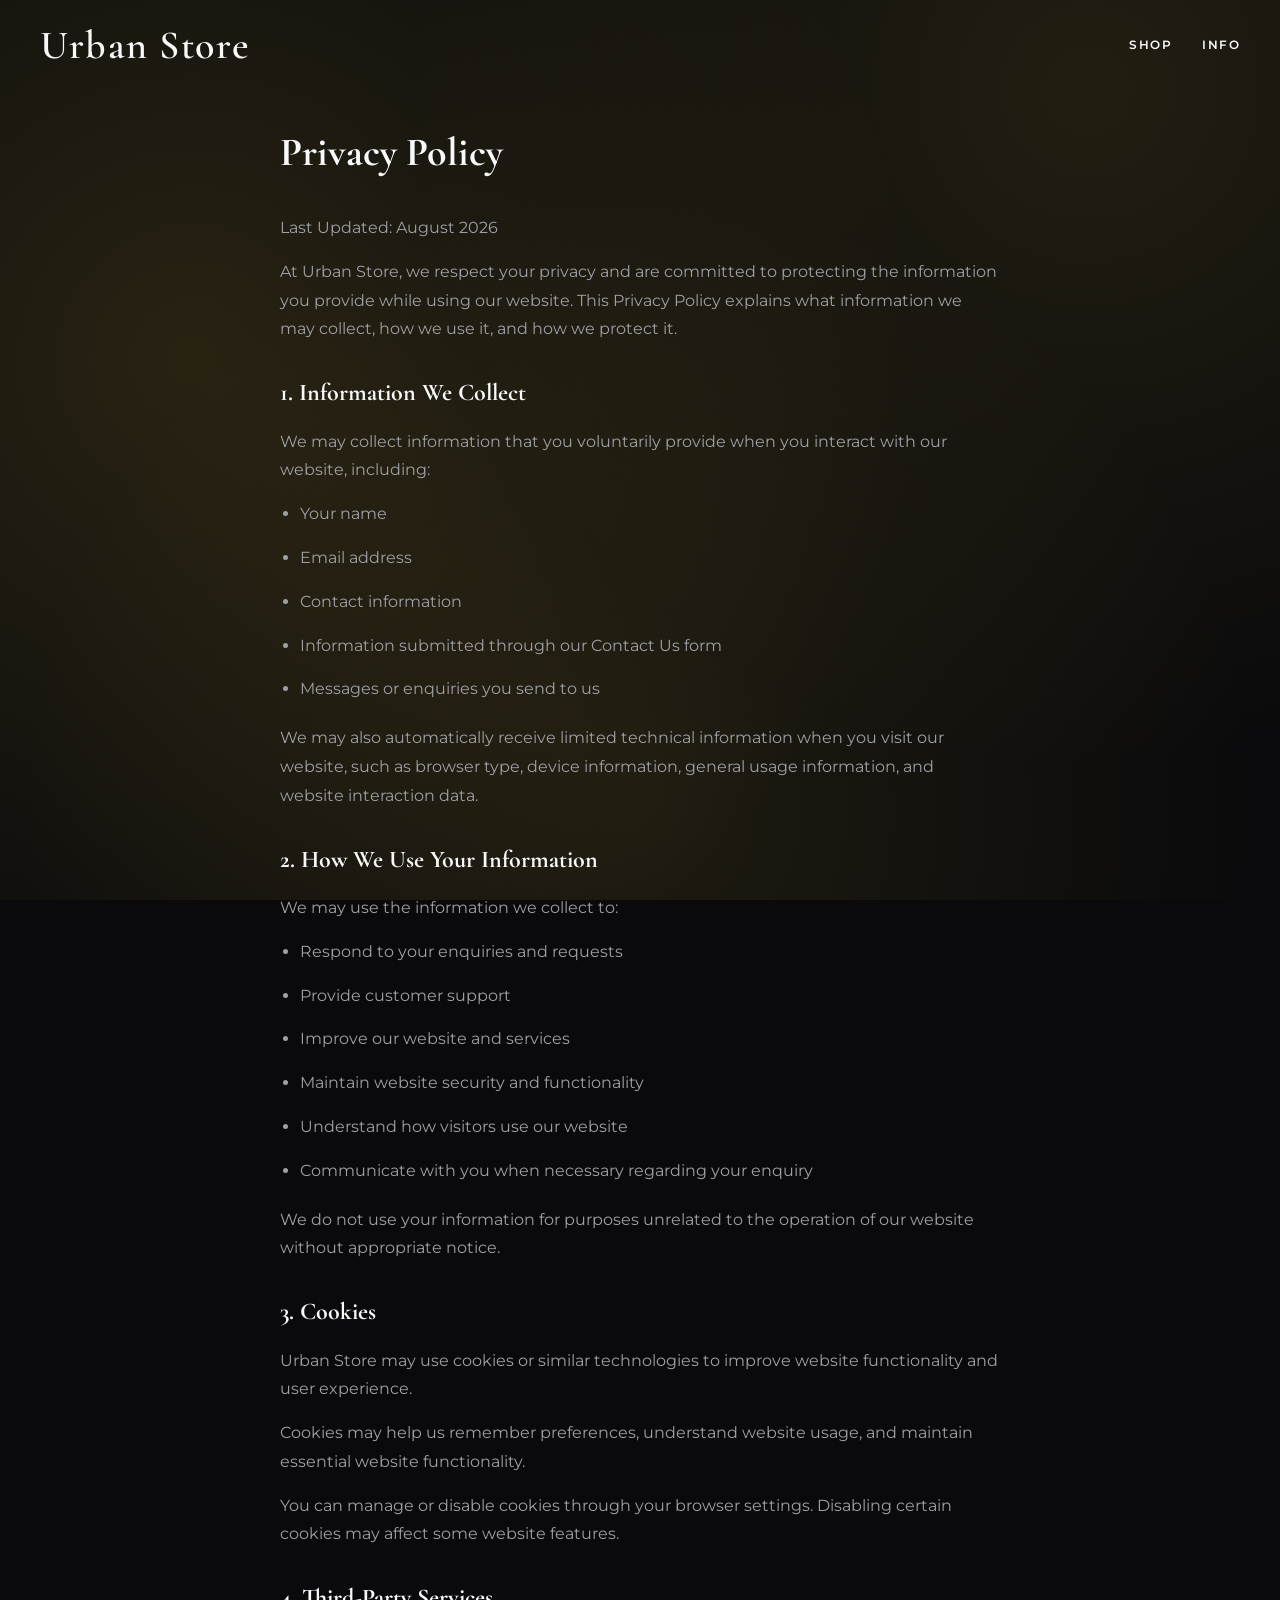
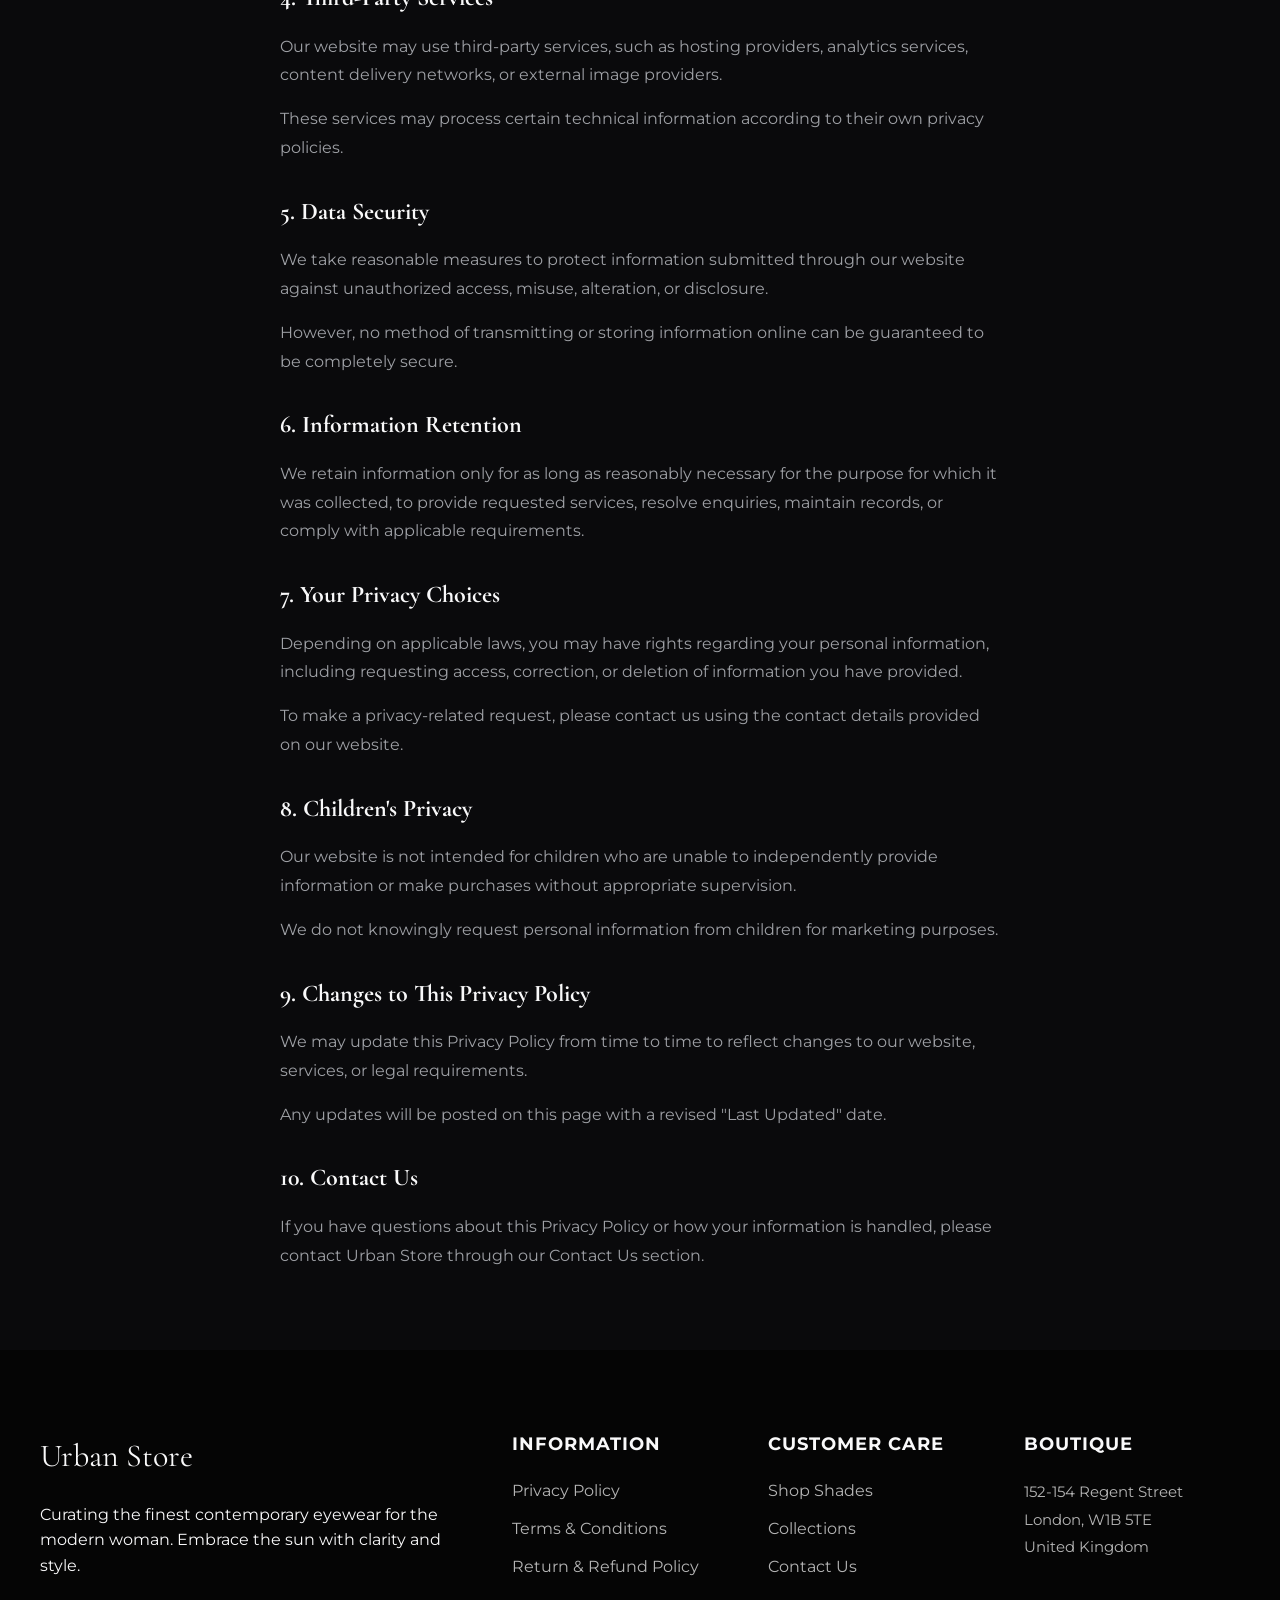
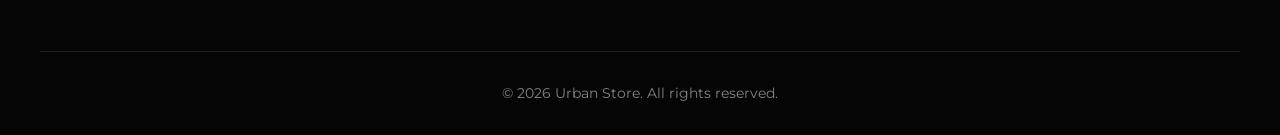
<file: privacy.html>
<!DOCTYPE html>
<html lang="en">
<head>
<meta charset="UTF-8">
<meta name="viewport" content="width=device-width, initial-scale=1.0">
<title>Privacy Policy | Urban Store</title>
<link rel="preconnect" href="https://fonts.gstatic.com" crossorigin>
<link href="https://fonts.googleapis.com/css2?family=Montserrat:wght@300;400;500;600&family=Cormorant+Garamond:ital,wght@0,400;0,500;0,600;1,400;1,500&display=swap" rel="stylesheet">
<link rel="stylesheet" href="assets/style.css">
<style>
  .legal-content { max-width: 800px; margin: 120px auto 80px; padding: 0 40px; }
  .legal-content h1 { font-family: var(--font-heading); margin-bottom: 30px; font-size: 2.5rem; }
  .legal-content h2 { font-family: var(--font-heading); margin: 30px 0 15px; font-size: 1.5rem; }
  .legal-content p, .legal-content li { color: var(--text-light); margin-bottom: 15px; line-height: 1.8; }
  .legal-content ul { padding-left: 20px; margin-bottom: 20px; }
</style>
</head>
<body>
<header class="site-header">
  <a class="logo" href="index.html">Urban Store</a>
  <nav>
    <a href="index.html#product">Shop</a>
    <a href="index.html#footer">Info</a>
  </nav>
</header>

<main class="legal-content">
  <h1>Privacy Policy</h1>
  <p>Last Updated: August 2026</p>
  
  <p>At Urban Store, we respect your privacy and are committed to protecting the information you provide while using our website. This Privacy Policy explains what information we may collect, how we use it, and how we protect it.</p>
  
  <h2>1. Information We Collect</h2>
  <p>We may collect information that you voluntarily provide when you interact with our website, including:</p>
  <ul>
    <li>Your name</li>
    <li>Email address</li>
    <li>Contact information</li>
    <li>Information submitted through our Contact Us form</li>
    <li>Messages or enquiries you send to us</li>
  </ul>
  <p>We may also automatically receive limited technical information when you visit our website, such as browser type, device information, general usage information, and website interaction data.</p>
  
  <h2>2. How We Use Your Information</h2>
  <p>We may use the information we collect to:</p>
  <ul>
    <li>Respond to your enquiries and requests</li>
    <li>Provide customer support</li>
    <li>Improve our website and services</li>
    <li>Maintain website security and functionality</li>
    <li>Understand how visitors use our website</li>
    <li>Communicate with you when necessary regarding your enquiry</li>
  </ul>
  <p>We do not use your information for purposes unrelated to the operation of our website without appropriate notice.</p>
  
  <h2>3. Cookies</h2>
  <p>Urban Store may use cookies or similar technologies to improve website functionality and user experience.</p>
  <p>Cookies may help us remember preferences, understand website usage, and maintain essential website functionality.</p>
  <p>You can manage or disable cookies through your browser settings. Disabling certain cookies may affect some website features.</p>
  
  <h2>4. Third-Party Services</h2>
  <p>Our website may use third-party services, such as hosting providers, analytics services, content delivery networks, or external image providers.</p>
  <p>These services may process certain technical information according to their own privacy policies.</p>
  
  <h2>5. Data Security</h2>
  <p>We take reasonable measures to protect information submitted through our website against unauthorized access, misuse, alteration, or disclosure.</p>
  <p>However, no method of transmitting or storing information online can be guaranteed to be completely secure.</p>
  
  <h2>6. Information Retention</h2>
  <p>We retain information only for as long as reasonably necessary for the purpose for which it was collected, to provide requested services, resolve enquiries, maintain records, or comply with applicable requirements.</p>
  
  <h2>7. Your Privacy Choices</h2>
  <p>Depending on applicable laws, you may have rights regarding your personal information, including requesting access, correction, or deletion of information you have provided.</p>
  <p>To make a privacy-related request, please contact us using the contact details provided on our website.</p>
  
  <h2>8. Children's Privacy</h2>
  <p>Our website is not intended for children who are unable to independently provide information or make purchases without appropriate supervision.</p>
  <p>We do not knowingly request personal information from children for marketing purposes.</p>
  
  <h2>9. Changes to This Privacy Policy</h2>
  <p>We may update this Privacy Policy from time to time to reflect changes to our website, services, or legal requirements.</p>
  <p>Any updates will be posted on this page with a revised "Last Updated" date.</p>
  
  <h2>10. Contact Us</h2>
  <p>If you have questions about this Privacy Policy or how your information is handled, please contact Urban Store through our Contact Us section.</p>
</main>

<footer id="footer">
  <div class="footer-grid">
    <div><div class="footer-logo">Urban Store</div><p>Curating the finest contemporary eyewear for the modern woman. Embrace the sun with clarity and style.</p></div>
    <div><h4>Information</h4><a href="privacy.html">Privacy Policy</a><a href="terms.html">Terms & Conditions</a><a href="returns.html">Return & Refund Policy</a></div>
    <div><h4>Customer Care</h4><a href="index.html#product">Shop Shades</a><a href="index.html#suggested">Collections</a><button class="footer-contact" onclick="window.location.href='index.html#footer'">Contact Us</button></div>
    <div>
      <h4>Boutique</h4>
      <p style="color: rgba(255,255,255,0.7); line-height: 1.8; margin: 0; font-size: 0.95rem;">
        152-154 Regent Street<br>
        London, W1B 5TE<br>
        United Kingdom
      </p>
    </div>
  </div>
  <div class="copyright">© 2026 Urban Store. All rights reserved.</div>
</footer>
<script src="assets/script.js"></script>
</body>
</html>
</file>
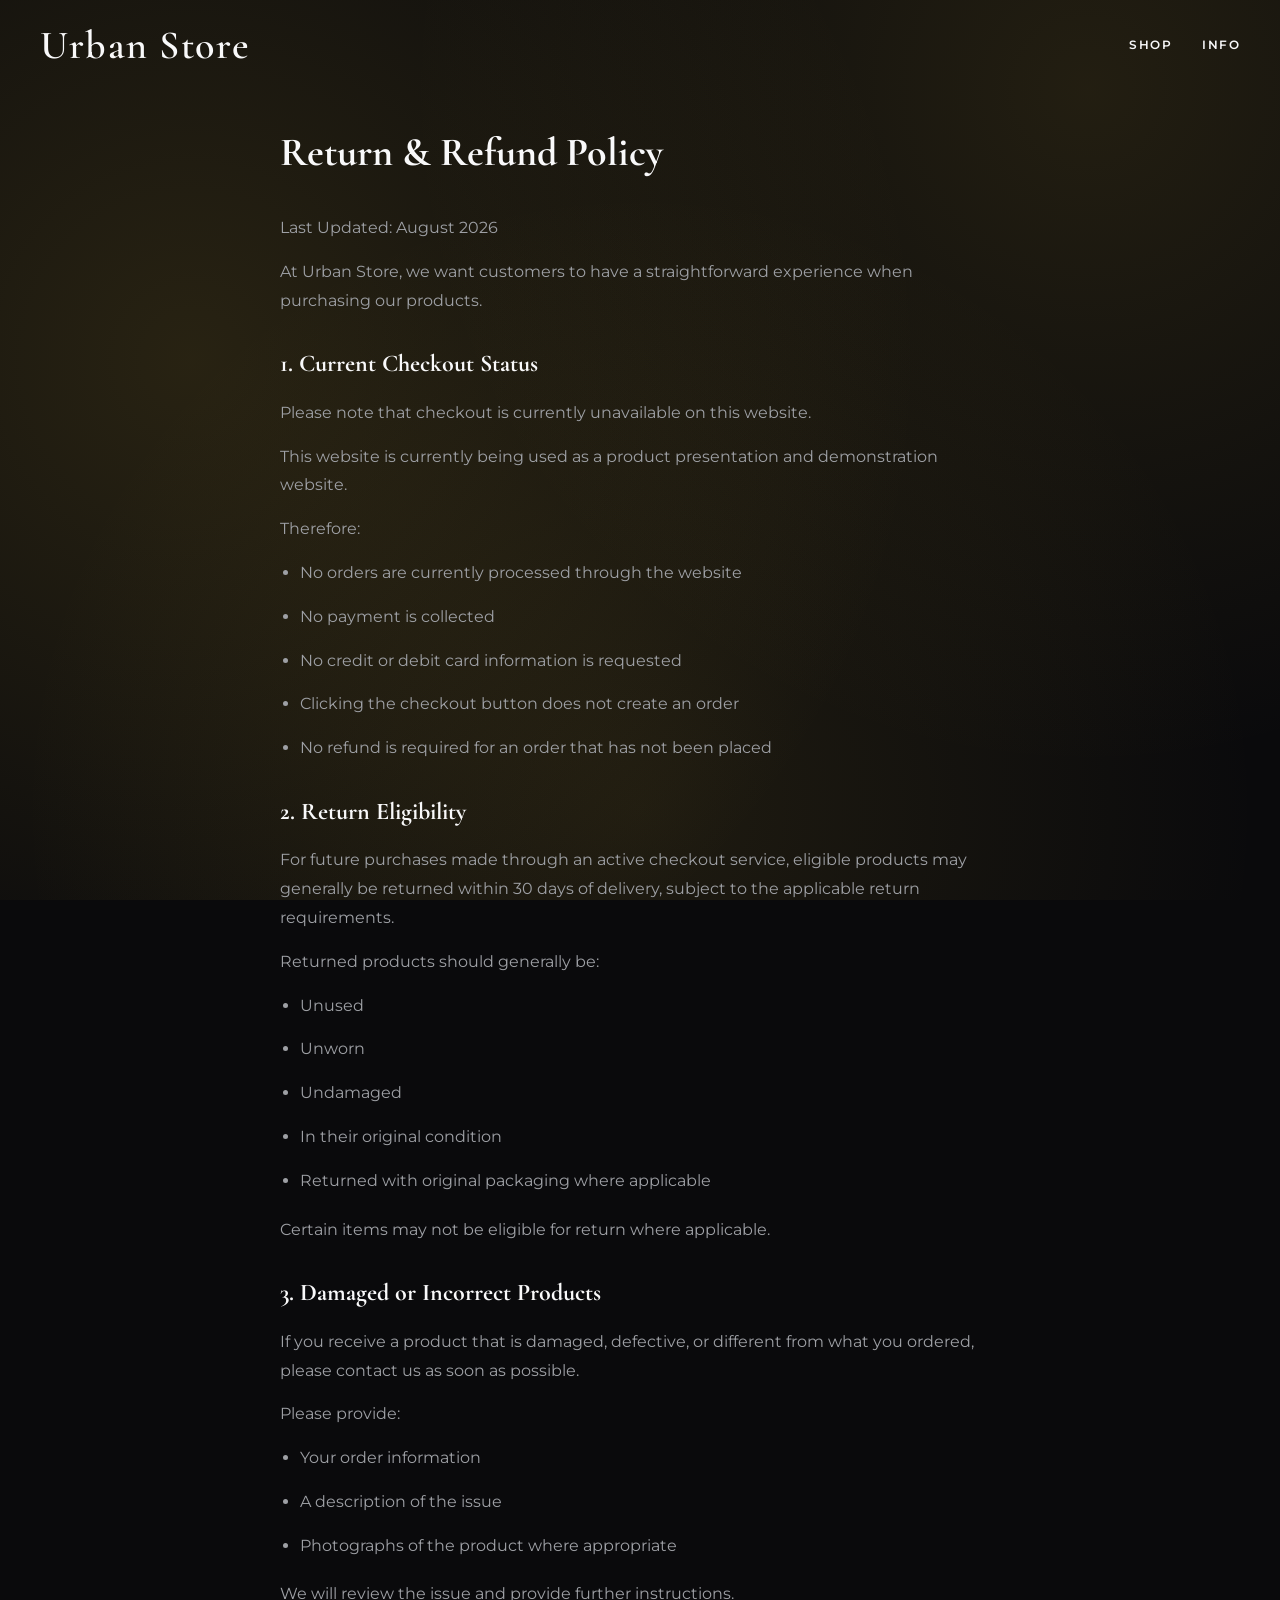
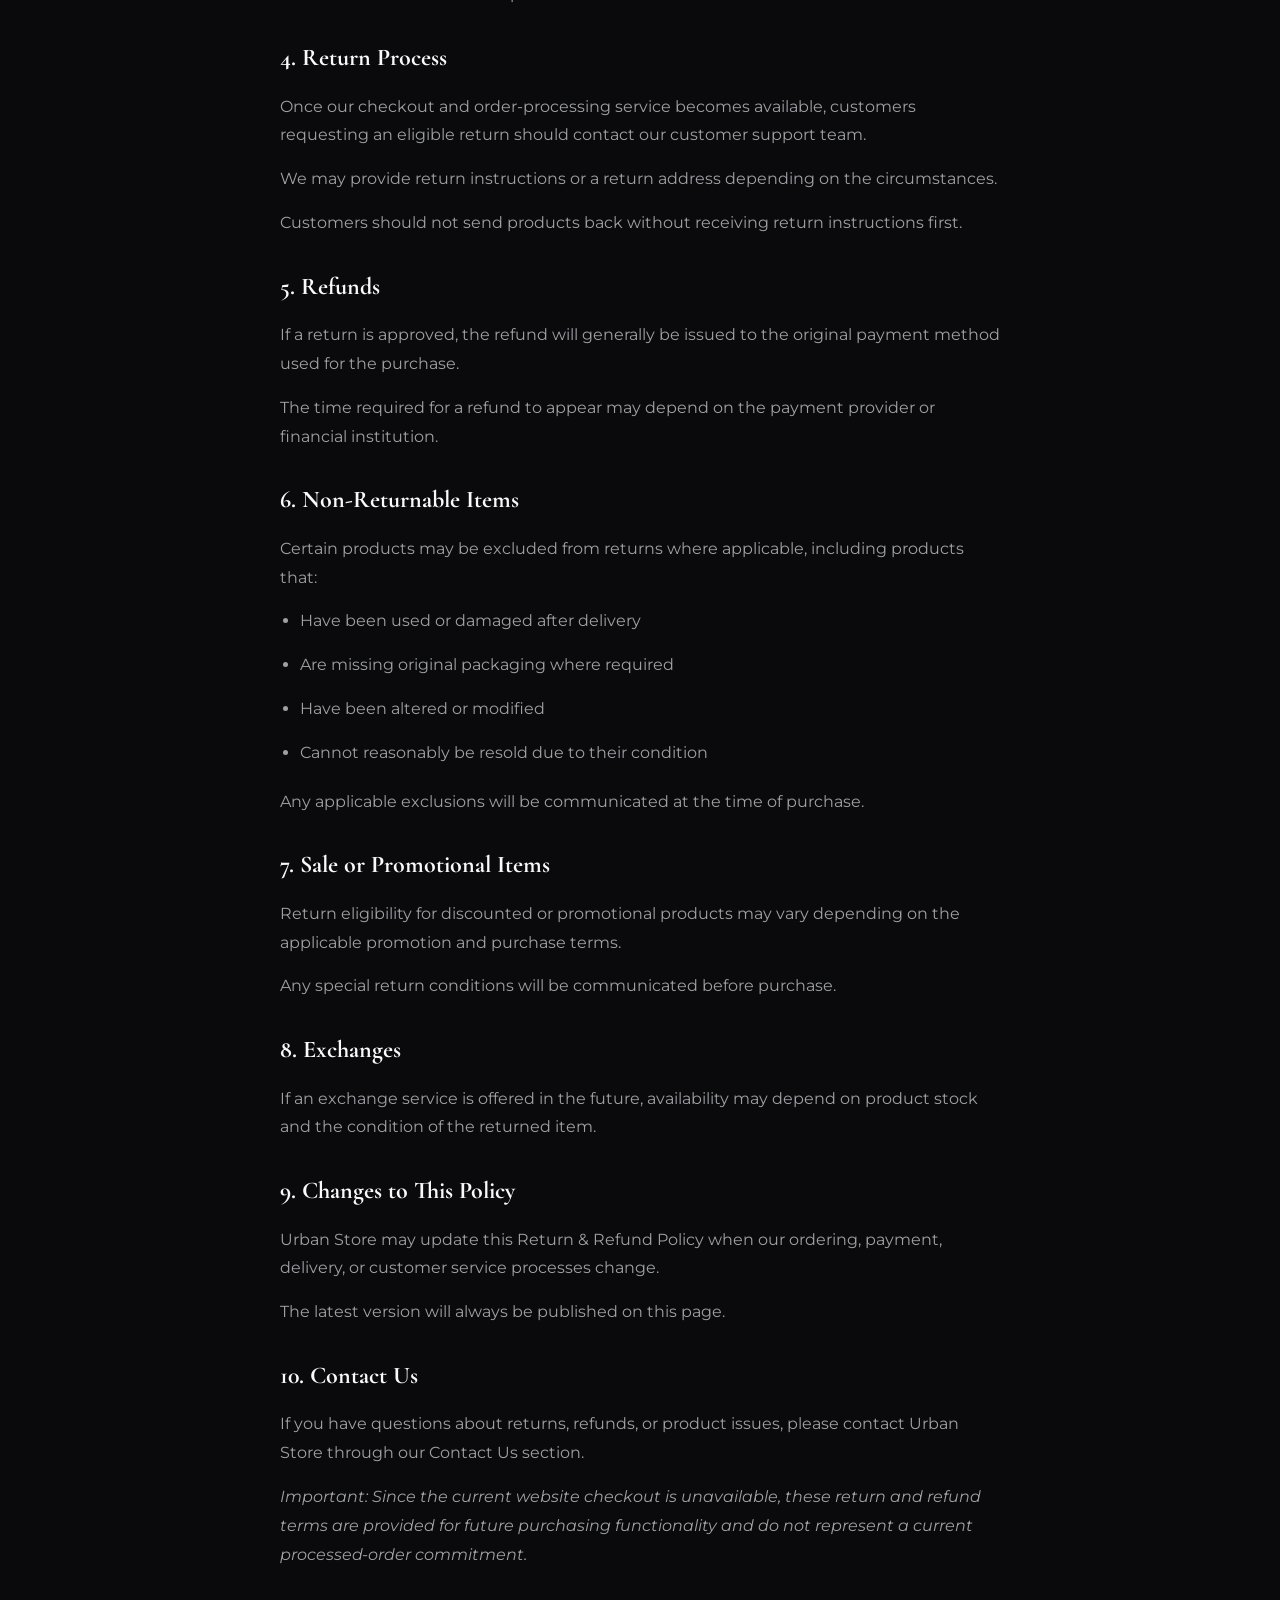
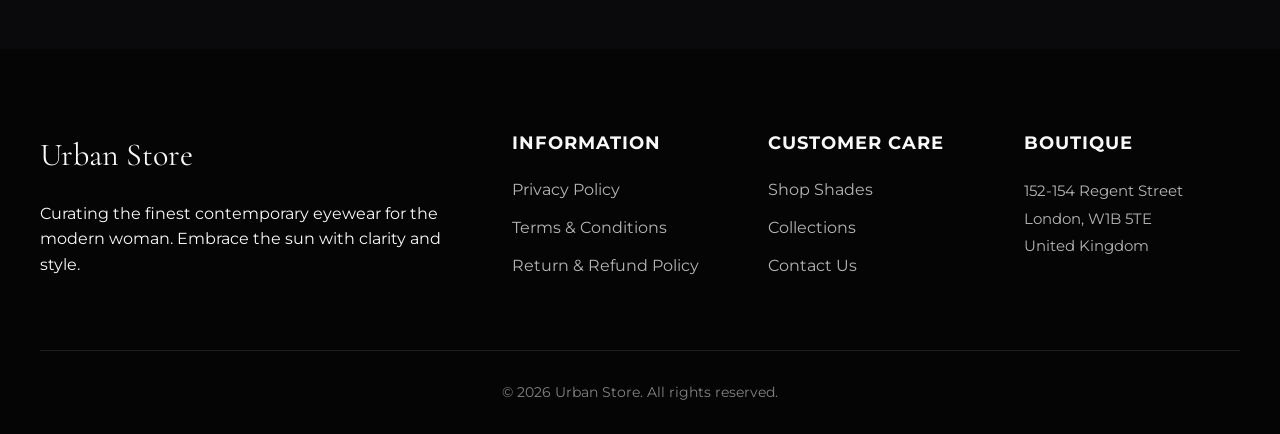
<file: returns.html>
<!DOCTYPE html>
<html lang="en">
<head>
<meta charset="UTF-8">
<meta name="viewport" content="width=device-width, initial-scale=1.0">
<title>Return Policy | Urban Store</title>
<link rel="preconnect" href="https://fonts.gstatic.com" crossorigin>
<link href="https://fonts.googleapis.com/css2?family=Montserrat:wght@300;400;500;600&family=Cormorant+Garamond:ital,wght@0,400;0,500;0,600;1,400;1,500&display=swap" rel="stylesheet">
<link rel="stylesheet" href="assets/style.css">
<style>
  .legal-content { max-width: 800px; margin: 120px auto 80px; padding: 0 40px; }
  .legal-content h1 { font-family: var(--font-heading); margin-bottom: 30px; font-size: 2.5rem; }
  .legal-content h2 { font-family: var(--font-heading); margin: 30px 0 15px; font-size: 1.5rem; }
  .legal-content p, .legal-content li { color: var(--text-light); margin-bottom: 15px; line-height: 1.8; }
  .legal-content ul { padding-left: 20px; margin-bottom: 20px; }
</style>
</head>
<body>
<header class="site-header">
  <a class="logo" href="index.html">Urban Store</a>
  <nav>
    <a href="index.html#product">Shop</a>
    <a href="index.html#footer">Info</a>
  </nav>
</header>

<main class="legal-content">
  <h1>Return & Refund Policy</h1>
  <p>Last Updated: August 2026</p>
  
  <p>At Urban Store, we want customers to have a straightforward experience when purchasing our products.</p>
  
  <h2>1. Current Checkout Status</h2>
  <p>Please note that checkout is currently unavailable on this website.</p>
  <p>This website is currently being used as a product presentation and demonstration website.</p>
  <p>Therefore:</p>
  <ul>
    <li>No orders are currently processed through the website</li>
    <li>No payment is collected</li>
    <li>No credit or debit card information is requested</li>
    <li>Clicking the checkout button does not create an order</li>
    <li>No refund is required for an order that has not been placed</li>
  </ul>
  
  <h2>2. Return Eligibility</h2>
  <p>For future purchases made through an active checkout service, eligible products may generally be returned within 30 days of delivery, subject to the applicable return requirements.</p>
  <p>Returned products should generally be:</p>
  <ul>
    <li>Unused</li>
    <li>Unworn</li>
    <li>Undamaged</li>
    <li>In their original condition</li>
    <li>Returned with original packaging where applicable</li>
  </ul>
  <p>Certain items may not be eligible for return where applicable.</p>
  
  <h2>3. Damaged or Incorrect Products</h2>
  <p>If you receive a product that is damaged, defective, or different from what you ordered, please contact us as soon as possible.</p>
  <p>Please provide:</p>
  <ul>
    <li>Your order information</li>
    <li>A description of the issue</li>
    <li>Photographs of the product where appropriate</li>
  </ul>
  <p>We will review the issue and provide further instructions.</p>
  
  <h2>4. Return Process</h2>
  <p>Once our checkout and order-processing service becomes available, customers requesting an eligible return should contact our customer support team.</p>
  <p>We may provide return instructions or a return address depending on the circumstances.</p>
  <p>Customers should not send products back without receiving return instructions first.</p>
  
  <h2>5. Refunds</h2>
  <p>If a return is approved, the refund will generally be issued to the original payment method used for the purchase.</p>
  <p>The time required for a refund to appear may depend on the payment provider or financial institution.</p>
  
  <h2>6. Non-Returnable Items</h2>
  <p>Certain products may be excluded from returns where applicable, including products that:</p>
  <ul>
    <li>Have been used or damaged after delivery</li>
    <li>Are missing original packaging where required</li>
    <li>Have been altered or modified</li>
    <li>Cannot reasonably be resold due to their condition</li>
  </ul>
  <p>Any applicable exclusions will be communicated at the time of purchase.</p>
  
  <h2>7. Sale or Promotional Items</h2>
  <p>Return eligibility for discounted or promotional products may vary depending on the applicable promotion and purchase terms.</p>
  <p>Any special return conditions will be communicated before purchase.</p>
  
  <h2>8. Exchanges</h2>
  <p>If an exchange service is offered in the future, availability may depend on product stock and the condition of the returned item.</p>
  
  <h2>9. Changes to This Policy</h2>
  <p>Urban Store may update this Return & Refund Policy when our ordering, payment, delivery, or customer service processes change.</p>
  <p>The latest version will always be published on this page.</p>
  
  <h2>10. Contact Us</h2>
  <p>If you have questions about returns, refunds, or product issues, please contact Urban Store through our Contact Us section.</p>
  
  <p><em>Important: Since the current website checkout is unavailable, these return and refund terms are provided for future purchasing functionality and do not represent a current processed-order commitment.</em></p>
</main>

<footer id="footer">
  <div class="footer-grid">
    <div><div class="footer-logo">Urban Store</div><p>Curating the finest contemporary eyewear for the modern woman. Embrace the sun with clarity and style.</p></div>
    <div><h4>Information</h4><a href="privacy.html">Privacy Policy</a><a href="terms.html">Terms & Conditions</a><a href="returns.html">Return & Refund Policy</a></div>
    <div><h4>Customer Care</h4><a href="index.html#product">Shop Shades</a><a href="index.html#suggested">Collections</a><button class="footer-contact" onclick="window.location.href='index.html#footer'">Contact Us</button></div>
    <div>
      <h4>Boutique</h4>
      <p style="color: rgba(255,255,255,0.7); line-height: 1.8; margin: 0; font-size: 0.95rem;">
        152-154 Regent Street<br>
        London, W1B 5TE<br>
        United Kingdom
      </p>
    </div>
  </div>
  <div class="copyright">© 2026 Urban Store. All rights reserved.</div>
</footer>
<script src="assets/script.js"></script>
</body>
</html>
</file>
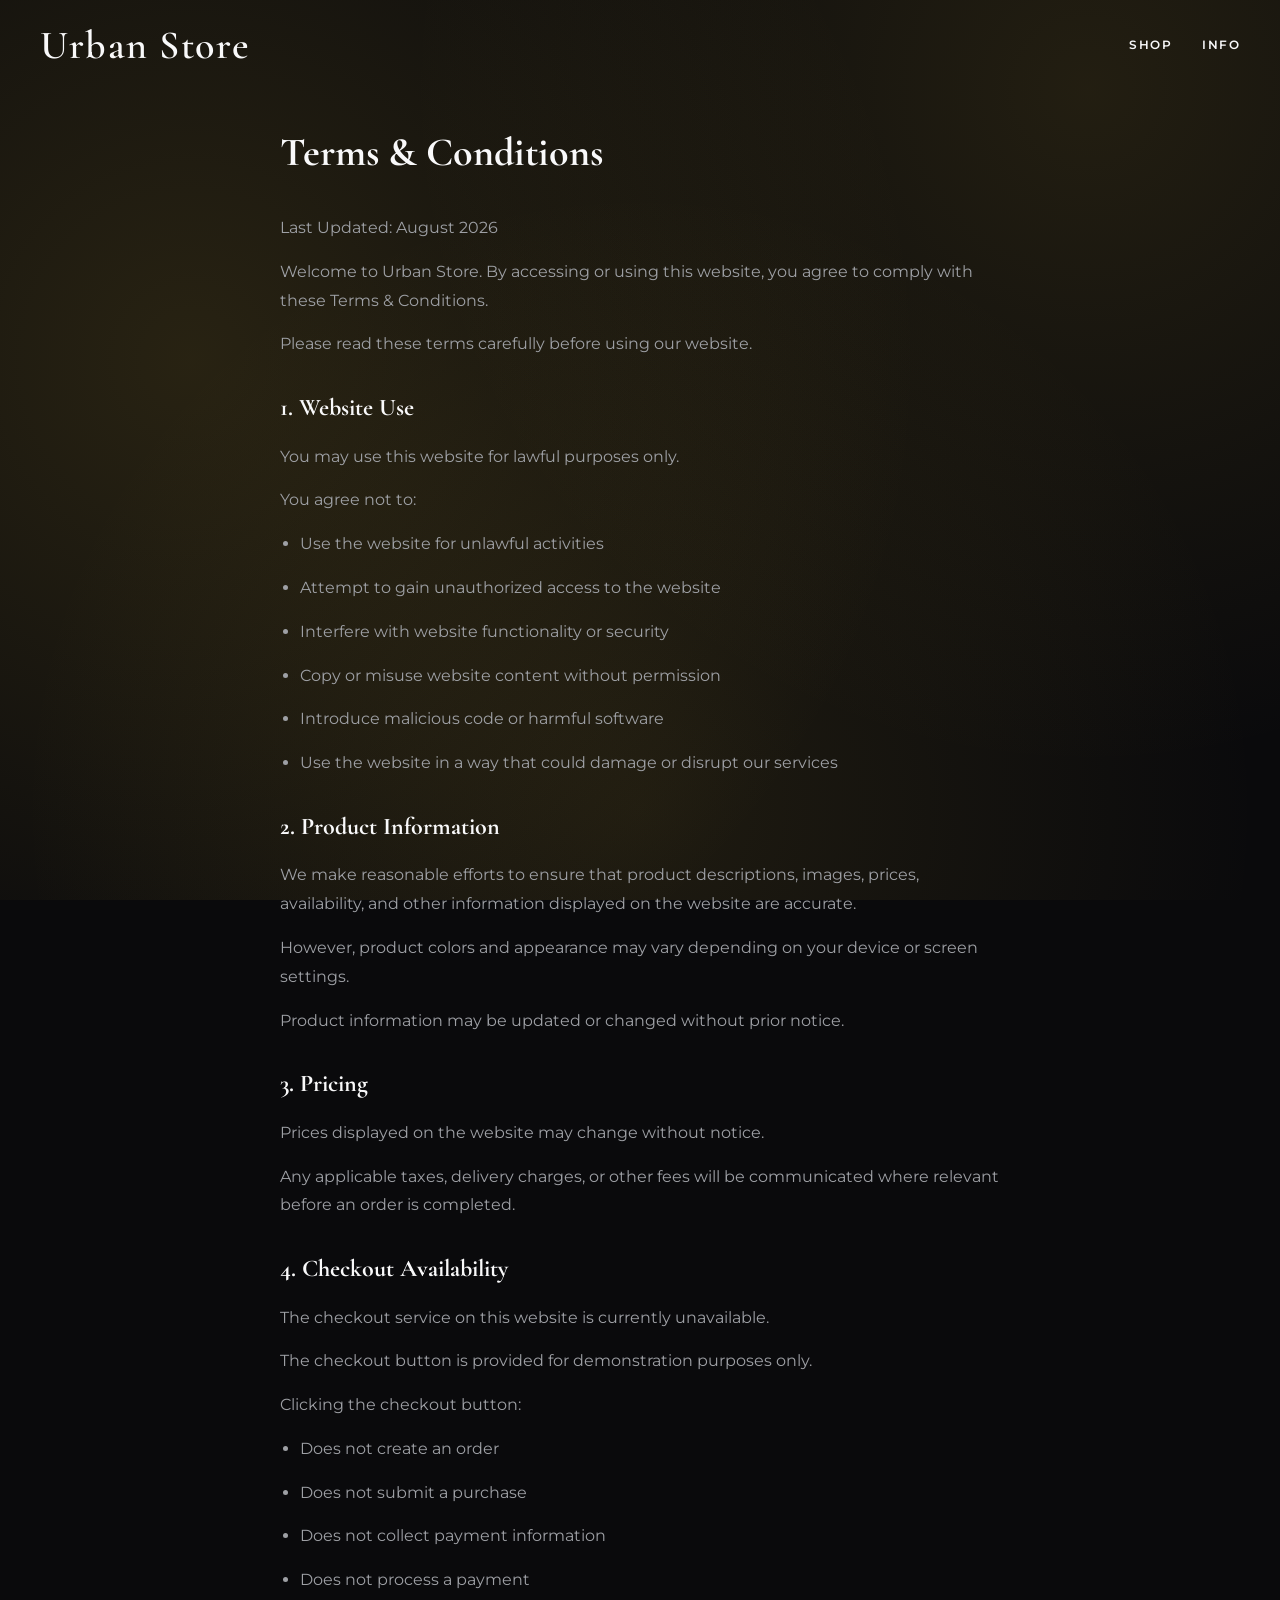
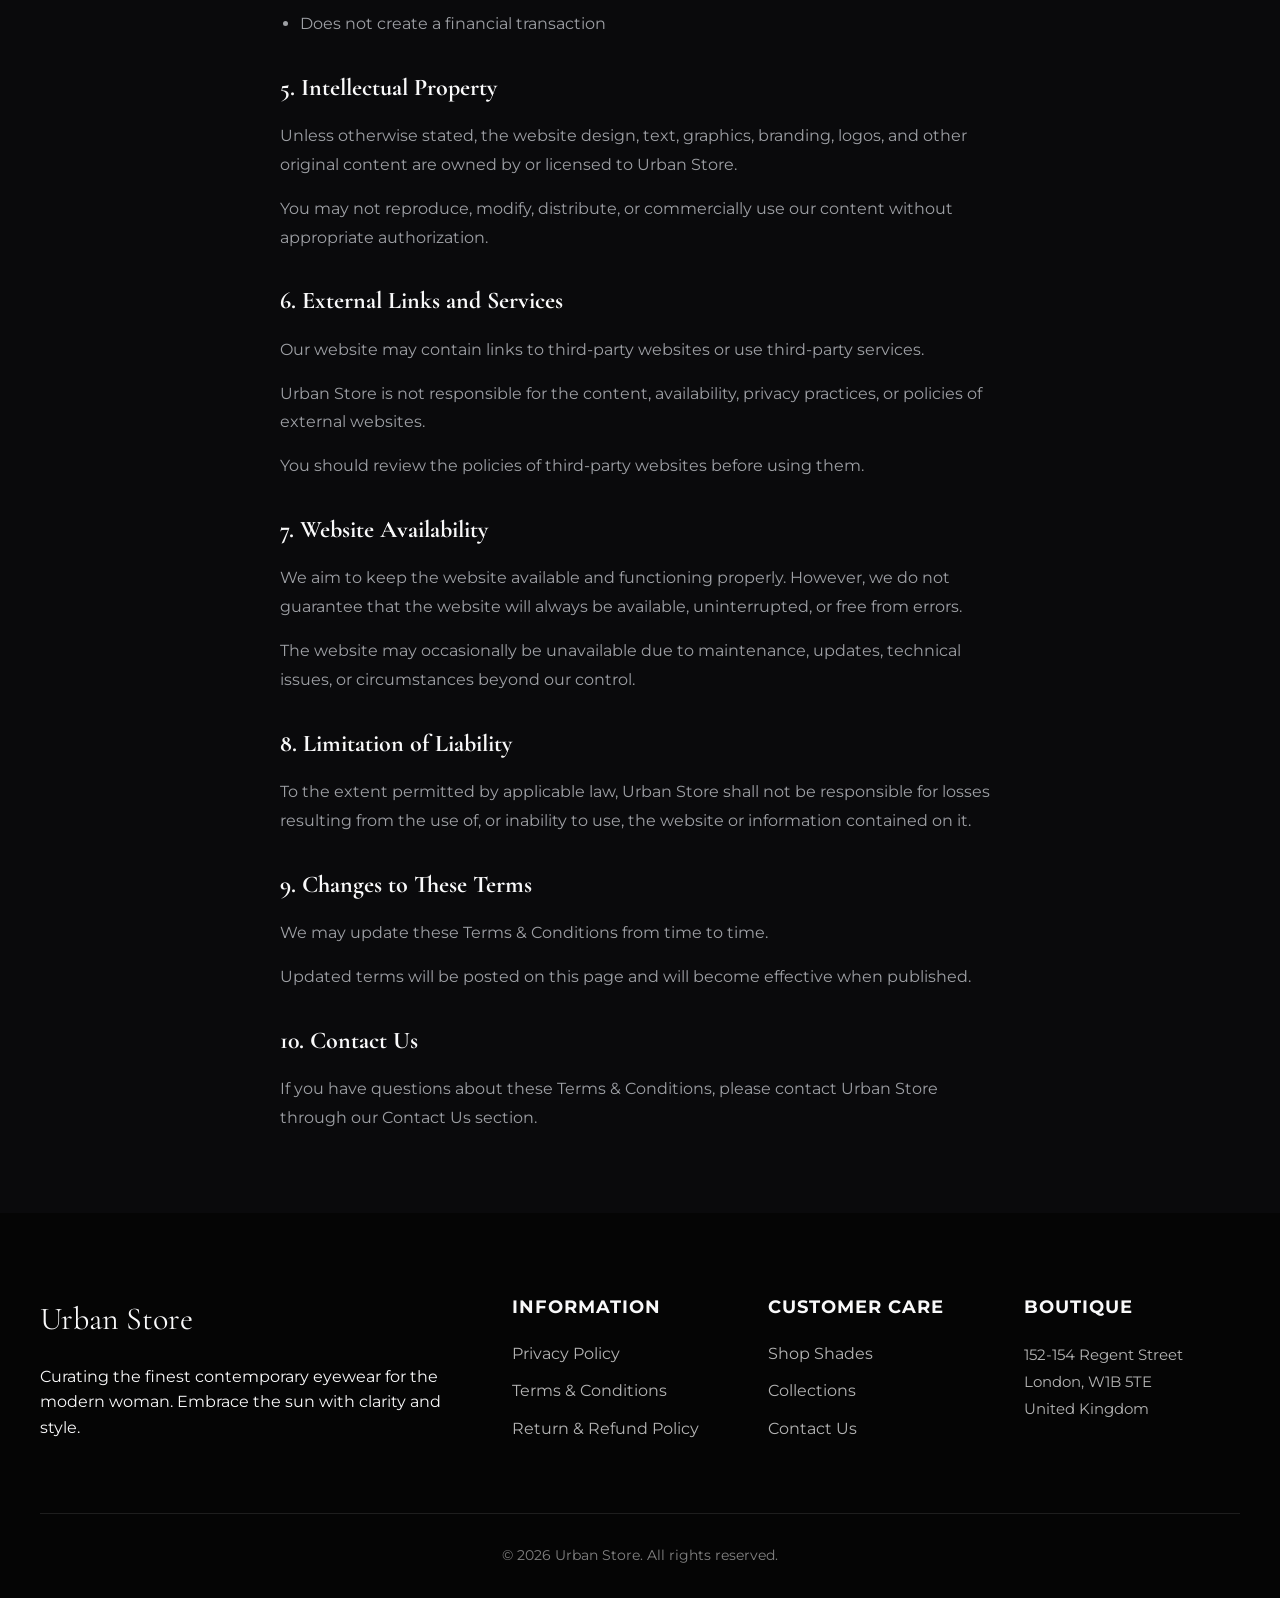
<file: terms.html>
<!DOCTYPE html>
<html lang="en">
<head>
<meta charset="UTF-8">
<meta name="viewport" content="width=device-width, initial-scale=1.0">
<title>Terms & Conditions | Urban Store</title>
<link rel="preconnect" href="https://fonts.gstatic.com" crossorigin>
<link href="https://fonts.googleapis.com/css2?family=Montserrat:wght@300;400;500;600&family=Cormorant+Garamond:ital,wght@0,400;0,500;0,600;1,400;1,500&display=swap" rel="stylesheet">
<link rel="stylesheet" href="assets/style.css">
<style>
  .legal-content { max-width: 800px; margin: 120px auto 80px; padding: 0 40px; }
  .legal-content h1 { font-family: var(--font-heading); margin-bottom: 30px; font-size: 2.5rem; }
  .legal-content h2 { font-family: var(--font-heading); margin: 30px 0 15px; font-size: 1.5rem; }
  .legal-content p, .legal-content li { color: var(--text-light); margin-bottom: 15px; line-height: 1.8; }
  .legal-content ul { padding-left: 20px; margin-bottom: 20px; }
</style>
</head>
<body>
<header class="site-header">
  <a class="logo" href="index.html">Urban Store</a>
  <nav>
    <a href="index.html#product">Shop</a>
    <a href="index.html#footer">Info</a>
  </nav>
</header>

<main class="legal-content">
  <h1>Terms & Conditions</h1>
  <p>Last Updated: August 2026</p>
  
  <p>Welcome to Urban Store. By accessing or using this website, you agree to comply with these Terms & Conditions.</p>
  <p>Please read these terms carefully before using our website.</p>
  
  <h2>1. Website Use</h2>
  <p>You may use this website for lawful purposes only.</p>
  <p>You agree not to:</p>
  <ul>
    <li>Use the website for unlawful activities</li>
    <li>Attempt to gain unauthorized access to the website</li>
    <li>Interfere with website functionality or security</li>
    <li>Copy or misuse website content without permission</li>
    <li>Introduce malicious code or harmful software</li>
    <li>Use the website in a way that could damage or disrupt our services</li>
  </ul>
  
  <h2>2. Product Information</h2>
  <p>We make reasonable efforts to ensure that product descriptions, images, prices, availability, and other information displayed on the website are accurate.</p>
  <p>However, product colors and appearance may vary depending on your device or screen settings.</p>
  <p>Product information may be updated or changed without prior notice.</p>
  
  <h2>3. Pricing</h2>
  <p>Prices displayed on the website may change without notice.</p>
  <p>Any applicable taxes, delivery charges, or other fees will be communicated where relevant before an order is completed.</p>
  
  <h2>4. Checkout Availability</h2>
  <p>The checkout service on this website is currently unavailable.</p>
  <p>The checkout button is provided for demonstration purposes only.</p>
  <p>Clicking the checkout button:</p>
  <ul>
    <li>Does not create an order</li>
    <li>Does not submit a purchase</li>
    <li>Does not collect payment information</li>
    <li>Does not process a payment</li>
    <li>Does not create a financial transaction</li>
  </ul>
  
  <h2>5. Intellectual Property</h2>
  <p>Unless otherwise stated, the website design, text, graphics, branding, logos, and other original content are owned by or licensed to Urban Store.</p>
  <p>You may not reproduce, modify, distribute, or commercially use our content without appropriate authorization.</p>
  
  <h2>6. External Links and Services</h2>
  <p>Our website may contain links to third-party websites or use third-party services.</p>
  <p>Urban Store is not responsible for the content, availability, privacy practices, or policies of external websites.</p>
  <p>You should review the policies of third-party websites before using them.</p>
  
  <h2>7. Website Availability</h2>
  <p>We aim to keep the website available and functioning properly. However, we do not guarantee that the website will always be available, uninterrupted, or free from errors.</p>
  <p>The website may occasionally be unavailable due to maintenance, updates, technical issues, or circumstances beyond our control.</p>
  
  <h2>8. Limitation of Liability</h2>
  <p>To the extent permitted by applicable law, Urban Store shall not be responsible for losses resulting from the use of, or inability to use, the website or information contained on it.</p>
  
  <h2>9. Changes to These Terms</h2>
  <p>We may update these Terms & Conditions from time to time.</p>
  <p>Updated terms will be posted on this page and will become effective when published.</p>
  
  <h2>10. Contact Us</h2>
  <p>If you have questions about these Terms & Conditions, please contact Urban Store through our Contact Us section.</p>
</main>

<footer id="footer">
  <div class="footer-grid">
    <div><div class="footer-logo">Urban Store</div><p>Curating the finest contemporary eyewear for the modern woman. Embrace the sun with clarity and style.</p></div>
    <div><h4>Information</h4><a href="privacy.html">Privacy Policy</a><a href="terms.html">Terms & Conditions</a><a href="returns.html">Return & Refund Policy</a></div>
    <div><h4>Customer Care</h4><a href="index.html#product">Shop Shades</a><a href="index.html#suggested">Collections</a><button class="footer-contact" onclick="window.location.href='index.html#footer'">Contact Us</button></div>
    <div>
      <h4>Boutique</h4>
      <p style="color: rgba(255,255,255,0.7); line-height: 1.8; margin: 0; font-size: 0.95rem;">
        152-154 Regent Street<br>
        London, W1B 5TE<br>
        United Kingdom
      </p>
    </div>
  </div>
  <div class="copyright">© 2026 Urban Store. All rights reserved.</div>
</footer>
<script src="assets/script.js"></script>
</body>
</html>
</file>
<file: assets/style.css>
:root {
  --bg-primary: #0a0a0c;
  --bg-secondary: #121214;
  --text-main: #f9f9fa;
  --text-light: #9ea0a5;
  --accent: #D4AF37;
  --accent-hover: #FFF2CD;
  --border-color: rgba(255, 255, 255, 0.08);
  
  --font-heading: 'Cormorant Garamond', serif;
  --font-body: 'Montserrat', sans-serif;
}

* {
  box-sizing: border-box;
  margin: 0;
  padding: 0;
}

html {
  scroll-behavior: smooth;
}

/* Custom Scrollbar */
::-webkit-scrollbar {
  width: 8px;
  height: 8px;
}
::-webkit-scrollbar-track {
  background: var(--bg-primary);
}
::-webkit-scrollbar-thumb {
  background: rgba(212, 175, 55, 0.4);
  border-radius: 4px;
}
::-webkit-scrollbar-thumb:hover {
  background: rgba(212, 175, 55, 0.7);
}

body {
  font-family: var(--font-body);
  background: radial-gradient(circle at 15% 40%, rgba(212, 175, 55, 0.15), transparent 60%),
              radial-gradient(circle at 85% 10%, rgba(212, 175, 55, 0.12), transparent 50%),
              radial-gradient(circle at 50% 90%, rgba(212, 175, 55, 0.10), transparent 60%),
              var(--bg-primary);
  background-attachment: fixed;
  color: var(--text-main);
  line-height: 1.6;
  overflow-x: hidden;
}

body.no-scroll {
  overflow: hidden;
}

/* Header */
.site-header {
  position: fixed;
  top: 0; left: 0; width: 100%;
  height: 90px;
  display: flex;
  justify-content: space-between;
  align-items: center;
  padding: 0 40px;
  background: transparent;
  border-bottom: 1px solid transparent;
  z-index: 100;
  transition: all 0.4s ease;
}

.site-header.scrolled {
  height: 60px;
  background: rgba(10, 10, 12, 0.7);
  backdrop-filter: blur(12px);
  -webkit-backdrop-filter: blur(12px);
  border-bottom: 1px solid var(--border-color);
}

.logo {
  font-family: var(--font-heading);
  font-size: 2.5rem;
  font-weight: 600;
  color: var(--text-main);
  text-decoration: none;
  letter-spacing: 1.5px;
  transition: font-size 0.4s ease;
}

.site-header.scrolled .logo {
  font-size: 1.5rem;
}

.site-header nav {
  display: flex;
  gap: 30px;
}

.site-header nav a {
  text-decoration: none;
  color: var(--text-main);
  font-size: 0.75rem;
  font-weight: 600;
  transition: color 0.2s, font-size 0.4s ease;
  text-transform: uppercase;
  letter-spacing: 1.5px;
}

.site-header.scrolled nav a {
  font-size: 0.7rem;
}

.site-header nav a:hover {
  color: var(--accent);
}

.mobile-menu-btn {
  display: none;
  background: none;
  border: none;
  font-size: 1.5rem;
  cursor: pointer;
  color: var(--text-main);
}

/* Product Section - Shopify Style */
.product-section {
  max-width: 1400px;
  margin: 0 auto;
  padding: 120px 40px 60px;
  display: grid;
  grid-template-columns: 1fr 1fr;
  gap: 60px;
  animation: fadeUp 0.8s ease-out;
}

@keyframes fadeUp {
  from { opacity: 0; transform: translateY(30px); }
  to { opacity: 1; transform: translateY(0); }
}

.product-visuals {
  display: flex;
  flex-direction: column;
  gap: 20px;
}

.main-image-container {
  width: 100%;
  border-radius: 12px;
  overflow: hidden;
  position: relative;
  background-color: var(--bg-secondary);
}

.main-image-container img {
  width: 100%;
  height: auto;
  display: block;
  object-fit: cover;
  transition: transform 0.6s cubic-bezier(0.25, 1, 0.5, 1);
  cursor: zoom-in;
}

.main-image-container:hover img {
  transform: scale(1.06);
}

.product-thumbnails {
  display: flex;
  gap: 15px;
  overflow-x: auto;
  padding-bottom: 10px;
  scrollbar-width: none;
}
.product-thumbnails::-webkit-scrollbar { display: none; }

.thumbnail {
  width: 100px;
  height: 100px;
  flex-shrink: 0;
  border-radius: 8px;
  overflow: hidden;
  border: 2px solid transparent;
  cursor: pointer;
  transition: all 0.3s ease;
  opacity: 0.4;
  background: none;
  padding: 0;
}

.thumbnail.active, .thumbnail:hover {
  opacity: 1;
  border-color: var(--accent);
  transform: translateY(-2px);
}

.thumbnail img {
  width: 100%;
  height: 100%;
  object-fit: cover;
}

.product-details {
  padding: 0;
  position: sticky;
  top: 120px; /* Offset for header */
  height: fit-content;
  max-width: 100%;
}

.eyebrow {
  text-transform: uppercase;
  letter-spacing: 2px;
  font-size: 0.8rem;
  color: var(--accent);
  margin-bottom: 10px;
  font-weight: 600;
}

.product-details h1 {
  font-family: var(--font-heading);
  font-size: 3rem;
  line-height: 1.1;
  margin-bottom: 15px;
  color: var(--text-main);
}

.rating {
  display: flex;
  align-items: center;
  gap: 10px;
  margin-bottom: 15px;
}

.rating span {
  color: var(--accent);
  letter-spacing: 2px;
}

.rating small {
  color: var(--text-light);
  font-size: 0.9rem;
}

.price {
  font-size: 1.5rem;
  font-weight: 500;
  margin-bottom: 20px;
  display: flex;
  align-items: center;
  gap: 15px;
}

.price del {
  color: var(--text-light);
  font-size: 1.1rem;
}

.description {
  color: var(--text-light);
  font-size: 1.05rem;
  margin-bottom: 25px;
}

/* Options */
.option-group {
  margin-bottom: 25px;
}

.option-group strong {
  display: block;
  margin-bottom: 15px;
  font-weight: 500;
  text-transform: uppercase;
  font-size: 0.85rem;
  letter-spacing: 1px;
}

.quantity-header {
  display: flex;
  align-items: center;
  gap: 20px;
  margin-bottom: 15px;
}

.quantity-header strong {
  margin-bottom: 0;
}

.stock-status {
  display: flex;
  align-items: center;
  gap: 8px;
  font-size: 0.75rem;
  text-transform: uppercase;
  letter-spacing: 1px;
  color: var(--text-light);
  font-weight: 600;
}

.stock-status.in-stock .dot {
  width: 6px;
  height: 6px;
  border-radius: 50%;
  background-color: #81c784;
  box-shadow: 0 0 8px rgba(129, 199, 132, 0.4);
}

.colors {
  display: flex;
  gap: 15px;
}

.color-btn {
  width: 36px;
  height: 36px;
  border-radius: 50%;
  border: 2px solid transparent;
  cursor: pointer;
  transition: transform 0.2s, border-color 0.2s;
  box-shadow: 0 2px 5px rgba(0,0,0,0.5);
}

.color-btn.active {
  border-color: var(--text-main);
  transform: scale(1.1);
}
.color-tortoise { background: linear-gradient(135deg, #4A3320, #8B5A2B); }
.color-black { background: #222; }
.color-champagne { background: #E8D3C3; }

/* Quantity */
.quantity-selector {
  display: flex;
  align-items: center;
  border: 1px solid var(--border-color);
  width: fit-content;
  border-radius: 4px;
}

.quantity-selector button {
  background: none;
  border: none;
  width: 40px;
  height: 40px;
  font-size: 1.2rem;
  cursor: pointer;
  color: var(--text-main);
  transition: background 0.2s;
}

.quantity-selector button:hover {
  background: var(--bg-secondary);
}

.quantity-selector span {
  width: 40px;
  text-align: center;
  font-weight: 500;
}

.checkout-btn {
  width: 100%;
  padding: 18px;
  background-color: transparent;
  color: var(--accent);
  border: 1px solid var(--accent);
  font-size: 1rem;
  font-weight: 500;
  text-transform: uppercase;
  letter-spacing: 2px;
  cursor: pointer;
  border-radius: 6px;
  transition: all 0.4s ease;
  margin-top: 10px;
  position: relative;
  overflow: hidden;
  z-index: 1;
}

.checkout-btn::before {
  content: '';
  position: absolute;
  top: 0; left: 0; width: 0; height: 100%;
  background: linear-gradient(135deg, #D4AF37, #FFF2CD);
  z-index: -1;
  transition: width 0.4s cubic-bezier(0.25, 1, 0.5, 1);
}

.checkout-btn:hover {
  color: #000;
  border-color: transparent;
  transform: translateY(-3px);
  box-shadow: 0 10px 20px rgba(212, 175, 55, 0.2);
}

.checkout-btn:hover::before {
  width: 100%;
}

/* Accordion Full Width Section */
.accordion-section {
  padding: 0 40px 80px;
  background: transparent;
}

.accordion-container {
  max-width: 900px;
  margin: 0 auto;
}

.accordion {
  border-top: 1px solid var(--border-color);
}

.accordion-item {
  border-bottom: 1px solid var(--border-color);
  padding: 25px 0;
  cursor: pointer;
  background: rgba(255, 255, 255, 0.02);
  backdrop-filter: blur(12px);
  -webkit-backdrop-filter: blur(12px);
  border-radius: 8px;
  margin-bottom: 15px;
  padding: 25px 30px;
  border: 1px solid var(--border-color);
  transition: background 0.3s ease;
}

.accordion-item:hover {
  background: rgba(255, 255, 255, 0.04);
}

.accordion-item summary {
  font-family: var(--font-heading);
  cursor: pointer;
  font-weight: 500;
  list-style: none;
  display: flex;
  justify-content: space-between;
  align-items: center;
  text-transform: uppercase;
  font-size: 0.9rem;
  letter-spacing: 1px;
}

.accordion-item summary::-webkit-details-marker {
  display: none;
}

.accordion-item .icon {
  font-size: 1.2rem;
  transition: transform 0.3s;
}

.accordion-item[open] .icon {
  transform: rotate(45deg);
}

.accordion-content {
  padding-bottom: 20px;
  color: var(--text-light);
  font-size: 0.95rem;
}

.accordion-content ul {
  padding-left: 20px;
  margin-top: 10px;
}

/* Reviews Section - Shopify Split Style */
.reviews-section {
  padding: 100px 40px;
  background: transparent;
  border-top: 1px solid var(--border-color);
}

.reviews-container {
  max-width: 1400px;
  margin: 0 auto;
  display: grid;
  grid-template-columns: 1fr 2fr;
  gap: 80px;
}

.reviews-summary {
  position: sticky;
  top: 120px;
  align-self: start;
}

.reviews-summary span {
  color: var(--accent);
  text-transform: uppercase;
  letter-spacing: 2px;
  font-size: 0.9rem;
  font-weight: 600;
  display: block;
  margin-bottom: 10px;
}

.reviews-summary h2 {
  font-family: var(--font-heading);
  font-size: 2.5rem;
  color: var(--text-main);
  margin-bottom: 30px;
  line-height: 1.2;
}

.rating-score {
  display: flex;
  align-items: center;
  flex-wrap: wrap;
  gap: 15px;
  margin-bottom: 30px;
}

.rating-score strong {
  font-size: 4rem;
  font-family: var(--font-heading);
  line-height: 1;
}

.rating-score .large-stars {
  color: var(--accent);
  font-size: 1.5rem;
  letter-spacing: 2px;
}

.rating-score p {
  width: 100%;
  color: var(--text-light);
  font-size: 0.95rem;
}

.rating-bars {
  margin-bottom: 40px;
}

.rating-row {
  display: flex;
  align-items: center;
  gap: 15px;
  margin-bottom: 15px;
}

.rating-row span {
  font-weight: 500;
  width: 15px;
  color: var(--text-main);
}

.bar-bg {
  flex: 1;
  height: 6px;
  background-color: var(--border-color);
  border-radius: 4px;
  overflow: hidden;
}

.bar-fill {
  height: 100%;
  background-color: var(--text-main);
  border-radius: 4px;
}

.rating-row small {
  color: var(--text-light);
  width: 25px;
  text-align: right;
}

.write-review-btn {
  padding: 16px 30px;
  background: transparent;
  border: 1px solid var(--text-main);
  color: var(--text-main);
  font-size: 0.95rem;
  font-weight: 500;
  text-transform: uppercase;
  letter-spacing: 1px;
  cursor: pointer;
  border-radius: 6px;
  transition: all 0.3s ease;
  width: 100%;
}

.write-review-btn:hover {
  background: var(--text-main);
  color: #fff;
}

.review-list {
  display: flex;
  flex-direction: column;
  gap: 30px;
}

.review-card {
  background: rgba(255, 255, 255, 0.02);
  backdrop-filter: blur(12px);
  -webkit-backdrop-filter: blur(12px);
  padding: 40px;
  border-radius: 12px;
  border: 1px solid var(--border-color);
  box-shadow: 0 4px 15px rgba(0,0,0,0.2);
  transition: transform 0.3s ease, background 0.3s ease;
}

.review-card:hover {
  transform: translateY(-3px);
  background: rgba(255, 255, 255, 0.04);
  box-shadow: 0 10px 30px rgba(0,0,0,0.3);
}

.review-top {
  display: flex;
  justify-content: space-between;
  align-items: flex-start;
  margin-bottom: 20px;
}

.review-author-info strong {
  display: block;
  font-family: var(--font-heading);
  font-size: 1.2rem;
  margin-bottom: 5px;
}

.review-author-info small {
  color: var(--accent);
  font-weight: 500;
  font-size: 0.85rem;
  text-transform: uppercase;
  letter-spacing: 0.5px;
}

.review-stars {
  color: var(--accent);
  letter-spacing: 2px;
}

.review-text {
  font-style: italic;
  color: var(--text-light);
  line-height: 1.7;
  font-size: 1.05rem;
}

/* Suggested Section */
.suggested {
  padding: 100px 40px;
  background: rgba(255, 255, 255, 0.02);
  border-top: 1px solid var(--border-color);
  backdrop-filter: blur(10px);
  -webkit-backdrop-filter: blur(10px);
  text-align: center;
}

.suggested .slider-wrap,
.suggested .section-heading {
  max-width: 1400px;
  margin-left: auto;
  margin-right: auto;
}

.section-heading {
  margin-bottom: 60px;
}

.section-heading span {
  color: var(--accent);
  text-transform: uppercase;
  letter-spacing: 2px;
  font-size: 0.9rem;
  font-weight: 600;
  display: block;
  margin-bottom: 10px;
}

.section-heading h2 {
  font-family: var(--font-heading);
  font-size: 2.5rem;
  color: var(--text-main);
}

.slider-wrap {
  position: relative;
  margin-top: 40px;
  padding: 0 40px;
}

.slider {
  display: flex;
  overflow-x: auto;
  scroll-behavior: smooth;
  gap: 30px;
  padding-bottom: 20px;
  scrollbar-width: none;
}
.slider::-webkit-scrollbar { display: none; }

.slide {
  min-width: 280px;
  flex: 0 0 280px;
  text-align: left;
  cursor: pointer;
  transition: opacity 0.3s;
}

.slide:hover { opacity: 0.8; }

.slide img {
  width: 100%;
  height: 350px;
  object-fit: cover;
  border-radius: 4px;
  margin-bottom: 15px;
}

.slide h3 {
  font-size: 1.1rem;
  margin-bottom: 5px;
}

.slide p {
  color: var(--text-light);
  font-size: 0.9rem;
  margin-bottom: 5px;
}

.slider-btn {
  position: absolute;
  top: 40%;
  transform: translateY(-50%);
  width: 40px;
  height: 40px;
  background: #fff;
  border: 1px solid var(--border-color);
  border-radius: 50%;
  font-size: 1.2rem;
  cursor: pointer;
  z-index: 10;
  box-shadow: 0 4px 10px rgba(0,0,0,0.05);
  transition: all 0.2s;
}
.slider-btn:hover { background: var(--accent); color: #fff; border-color: var(--accent); }
.slider-btn.prev { left: 0; }
.slider-btn.next { right: 0; }


/* Footer */
footer {
  background-color: #050505;
  color: var(--text-main);
  padding: 80px 40px 30px;
}

.footer-grid {
  display: grid;
  grid-template-columns: 2fr 1fr 1fr 1fr;
  gap: 40px;
  max-width: 1200px;
  margin: 0 auto;
  border-bottom: 1px solid rgba(255,255,255,0.1);
  padding-bottom: 60px;
}

.footer-logo {
  font-family: var(--font-heading);
  font-size: 2rem;
  margin-bottom: 20px;
}

.footer-grid h4 {
  font-size: 1.1rem;
  margin-bottom: 20px;
  text-transform: uppercase;
  letter-spacing: 1px;
}

.footer-grid a, .footer-contact {
  display: block;
  color: rgba(255,255,255,0.7);
  text-decoration: none;
  margin-bottom: 12px;
  background: none; border: none; padding: 0; text-align: left; font: inherit; cursor: pointer;
  transition: color 0.2s;
}

.footer-grid a:hover, .footer-contact:hover {
  color: var(--accent);
}

.copyright {
  text-align: center;
  padding-top: 30px;
  color: rgba(255,255,255,0.5);
  font-size: 0.9rem;
}

/* Modals */
.modal {
  position: fixed;
  top: 0; left: 0; width: 100%; height: 100%;
  background: rgba(0,0,0,0.5);
  backdrop-filter: blur(5px);
  display: flex;
  justify-content: center;
  align-items: center;
  z-index: 1000;
  opacity: 0;
  pointer-events: none;
  transition: opacity 0.3s;
}

.modal.show {
  opacity: 1;
  pointer-events: auto;
}

.modal-card {
  background: var(--bg-secondary);
  border: 1px solid var(--border-color);
  backdrop-filter: blur(20px);
  -webkit-backdrop-filter: blur(20px);
  padding: 60px;
  border-radius: 12px;
  text-align: center;
  max-width: 450px;
  width: 90%;
  position: relative;
  box-shadow: 0 25px 50px rgba(0,0,0,0.5);
  animation: modalIn 0.4s cubic-bezier(0.175, 0.885, 0.32, 1.275);
  max-height: 90vh;
  overflow-y: auto;
}

.contact-modal-card {
  max-width: 900px;
  padding: 40px 50px;
}

.contact-header-text {
  text-align: center;
  margin-bottom: 25px;
}

.contact-title-row {
  display: flex;
  align-items: center;
  justify-content: center;
  gap: 15px;
  margin-bottom: 5px;
}

.contact-title-row .modal-icon {
  margin-bottom: 0;
  font-size: 2.2rem;
}

.contact-title-row h2 {
  margin-bottom: 0;
}

.contact-split {
  display: grid;
  grid-template-columns: 1fr 1fr;
  gap: 50px;
  text-align: left;
}

.contact-info h3 {
  font-size: 0.85rem;
  color: var(--accent);
  text-transform: uppercase;
  letter-spacing: 1px;
  margin-bottom: 8px;
  margin-top: 25px;
}
.contact-info h3:first-child { margin-top: 0; }
.contact-info p {
  color: var(--text-light);
  font-size: 0.95rem;
  line-height: 1.6;
}

@media (max-width: 768px) {
  .contact-split {
    grid-template-columns: 1fr;
    gap: 30px;
  }
}

.modal.show .modal-card {
  transform: translateY(0);
}

.modal-icon {
  font-size: 3rem;
  color: var(--accent);
  margin-bottom: 20px;
}

.modal-card h2 {
  font-family: var(--font-heading);
  margin-bottom: 15px;
}

.modal-card p {
  color: var(--text-light);
  margin-bottom: 30px;
}

.modal-x {
  position: absolute;
  top: 20px; right: 20px;
  background: none; border: none; font-size: 1.5rem; cursor: pointer; color: var(--text-light);
}

.modal-action {
  background: transparent;
  color: var(--accent);
  border: 1px solid var(--accent);
  padding: 12px 30px;
  border-radius: 4px;
  cursor: pointer;
  text-transform: uppercase;
  letter-spacing: 1px;
  transition: all 0.3s ease;
}
.modal-action:hover { 
  background: var(--accent); 
  color: #000; 
}

/* Form */
form { text-align: left; }
form label { display: block; margin-bottom: 5px; font-weight: 500; font-size: 0.9rem; }
form label span { color: var(--accent); }
form input, form textarea {
  width: 100%; padding: 12px; margin-bottom: 5px; border: 1px solid var(--border-color); border-radius: 4px; font-family: inherit;
}
form input:focus, form textarea:focus { border-color: var(--accent); outline: none; }
.field-error { color: #e74c3c; font-size: 0.8rem; margin-bottom: 8px; min-height: 12px; }

.contact-success { display: none; }
.contact-success.show { display: block; }
#contactFormView.hide { display: none; }

/* Reveal Animations */
.reveal-on-scroll {
  opacity: 0;
  transform: translateY(30px);
  transition: opacity 0.8s ease-out, transform 0.8s ease-out;
}

.reveal-on-scroll.is-visible {
  opacity: 1;
  transform: translateY(0);
}

/* Responsive */
@media (max-width: 992px) {
  .product-section { 
    grid-template-columns: 1fr; 
    gap: 40px; 
    padding: 100px 20px 40px;
  }
  .product-details { 
    position: static; 
  }
  .reviews-container {
    grid-template-columns: 1fr;
    gap: 40px;
  }
  .reviews-summary {
    position: static;
  }
}

@media (max-width: 768px) {
  .site-header {
    justify-content: center;
    padding: 0 20px;
  }
  .mobile-menu-btn {
    display: block;
    position: absolute;
    left: 20px;
  }
  .site-header nav {
    display: none;
    position: absolute;
    top: 100%; left: 0; width: 100%;
    background: rgba(10, 10, 12, 0.95);
    backdrop-filter: blur(12px);
    -webkit-backdrop-filter: blur(12px);
    border-bottom: 1px solid var(--border-color);
    flex-direction: column;
    padding: 30px 20px;
    box-shadow: 0 15px 30px rgba(0,0,0,0.5);
    align-items: center;
    gap: 25px;
  }
  .site-header nav a, .site-header.scrolled nav a {
    font-size: 1.1rem;
  }
  .site-header nav.active { display: flex; }
  .footer-grid { grid-template-columns: 1fr; gap: 30px; }
  
  /* Increase slider image size on mobile */
  .suggested { padding: 60px 10px; }
  .slider-wrap { padding: 0 15px; }
  .slide {
    min-width: 310px;
    flex: 0 0 310px;
  }
}

@keyframes fadeIn { from { opacity: 0; } to { opacity: 1; } }
</file>
